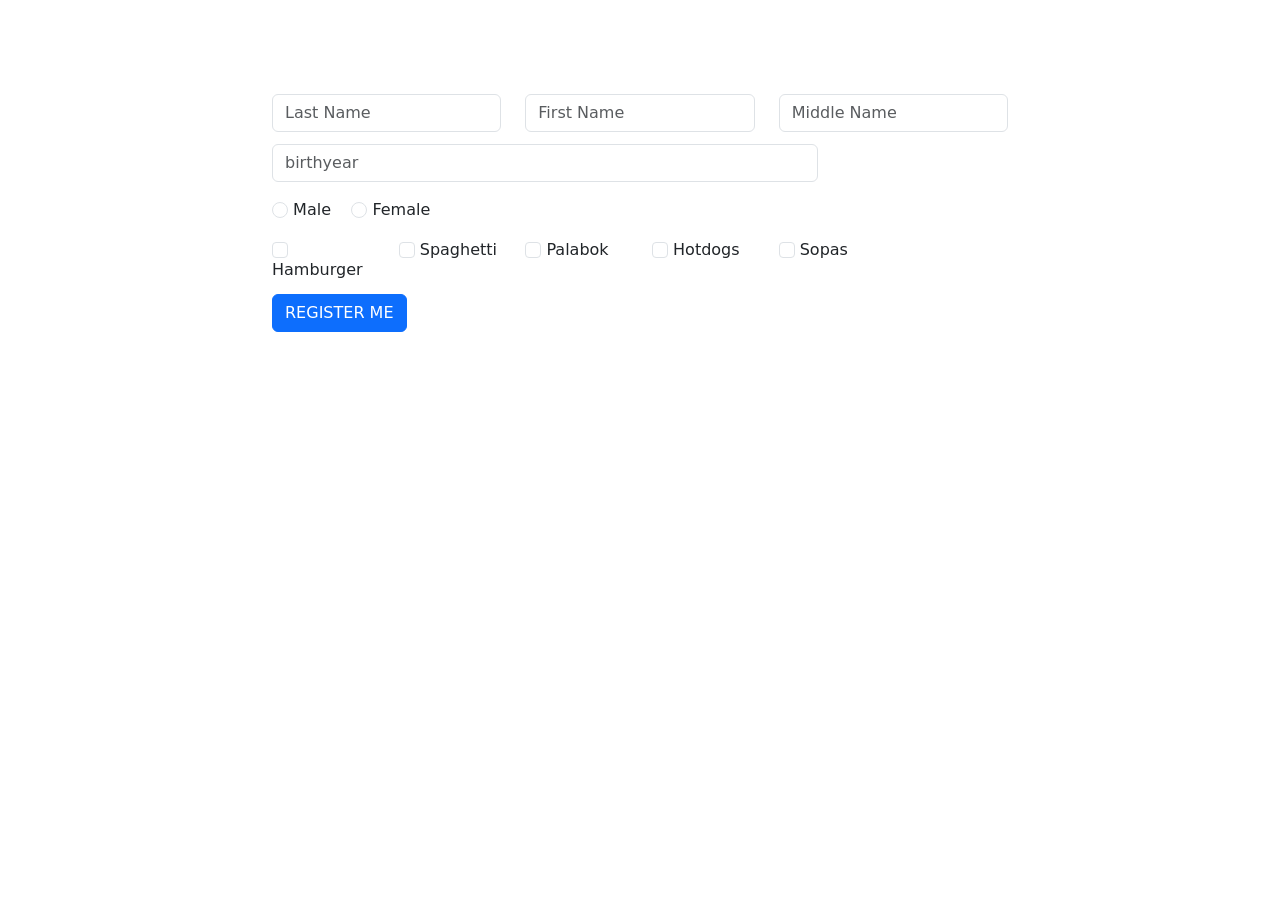
<file: Basics of JS/index.html>
<html>
    <head>
        <link rel="stylesheet" href="https://cdn.jsdelivr.net/npm/bootstrap@5.3.3/dist/css/bootstrap.min.css" integrity="sha384-QWTKZyjpPEjISv5WaRU9OFeRpok6YctnYmDr5pNlyT2bRjXh0JMhjY6hW+ALEwIH" crossorigin="anonymous">
        <style>
            div {
                padding-bottom: 2px;
                padding-top: 2px;
            }
        </style>
    </head>
    <body>
        <div class="container">
            <div class="row"><br></div>
            <div class="row"><br></div>
            <div class="row"><br></div>
            <div class="row">
                <div class="col-md-2">
                    <br>
                </div>
                <div class="col-md-8">
                    <div class="row">
                        <div class="col-sm-4">
                            <input type="text" class="form-control" placeholder="Last Name" id="lname">
                        </div>
                        <div class="col-sm-4">
                            <input type="text" class="form-control" placeholder="First Name" id="fname">
                        </div>
                        <div class="col-sm-4">
                            <input type="text" class="form-control" placeholder="Middle Name" id="mname">
                        </div>
                    </div>
                </div>
                <div class="col-md-2">
                    <br>
                </div>

                <div class="col-md-2">
                    <br>
                </div>
                <div class="col-md-8">
                    <div class="row">
                        <div class="col-sm-9">
                            <input type="text" class="form-control" id="birthyear" placeholder="birthyear" onkeyup="computeAge()">
                        </div>
                        <div class="col-sm-3">
                            <p id="age" class="text-primary fw-bold"></p>
                        </div>
                    </div>
                </div>
                <div class="col-md-2">
                    <br>
                </div>
            </div>

            <div class="row">
                <div class="col-md-2"><br></div>
                <div class="col-md-8">
                    <div class="row">
                        <div class="col-sm-12">
                            <input class="form-check-input gender" type="radio" value="Male" name="gender"> Male &nbsp;&nbsp;
                            <input class="form-check-input gender" type="radio" value="Female" name="gender"> Female &nbsp;&nbsp;             
                        </div>
                    </div>
                </div>
                <div class="col-md-2"><br></div>
            </div>

            <div class="row">
                <div class="col-md-2"></div>
                <div class="col-md-8">
                    <div class="row">
                        <div class="col-sm-2">
                            <input type="checkbox" class="form-check-input food" value="Hamburger"> Hamburger
                        </div>
                        <div class="col-sm-2">
                            <input type="checkbox" class="form-check-input food" value="Spaghetti"> Spaghetti
                        </div>
                        <div class="col-sm-2">
                            <input type="checkbox" class="form-check-input food" value="Palabok"> Palabok
                        </div>
                        <div class="col-sm-2">
                            <input type="checkbox" class="form-check-input food" value="Hotdogs"> Hotdogs
                        </div>
                        <div class="col-sm-2">
                            <input type="checkbox" class="form-check-input food" value="Sopas"> Sopas
                        </div>
                        <div class="col-sm-2"></div>
                    </div>
                </div>
                <div class="col-md-2"></div>
            </div>

            <div class="row">
                <div class="col-md-2"></div>
                <div class="col-md-8">
                    <button class="btn btn-primary" onclick="register()">REGISTER ME</button>
                </div>
                <div class="col-md-2"></div>
            </div>

            <div class="row"><br></div>
        </div>
    </body>
</html>

<script>
    // Declare a global variable for age

    let __age = 0;

    function computeAge() {
        // get user input for birthyear
        let birthyear = document.getElementById("birthyear").value;
        
        // use the public variable to store the computed age
        __age = 2026 - birthyear;

        document.getElementById("age").innerHTML = __age;
    }

    function register() {
        // get user input from name
        let fname = document.getElementById("fname").value;
        let mname = document.getElementById("mname").value;
        let lname = document.getElementById("lname").value;

        let full_name = fname + " " + mname + " " + lname;

        // determine selected radio button from the gender options
        let gender_group = document.getElementsByClassName("gender");
        let __gender = "";
        
        for (let i = 0; i < gender_group; i+=1) {
            // check if selected
            if (gender_group[i].checked) {
                __gender = gender_group[i].value;
                break;
            }
        }

        // get all selected foods from the checkboxes
        let food_selection = document.getElementsByClassName("food");
        let __food = "";

        // using forEach
        for (let food of food_selection) {
            if (food.checked) {
                __food += food.value + ", ";
            }
        }

        // display in an alert
        alert("Name: " + full_name + "\n" + 
             "Gender: " + __gender + "\n" +
             "Age: " + __age + "\n" + 
             "Favorite Food/s: " + __food
        );
    }

</script>
</file>
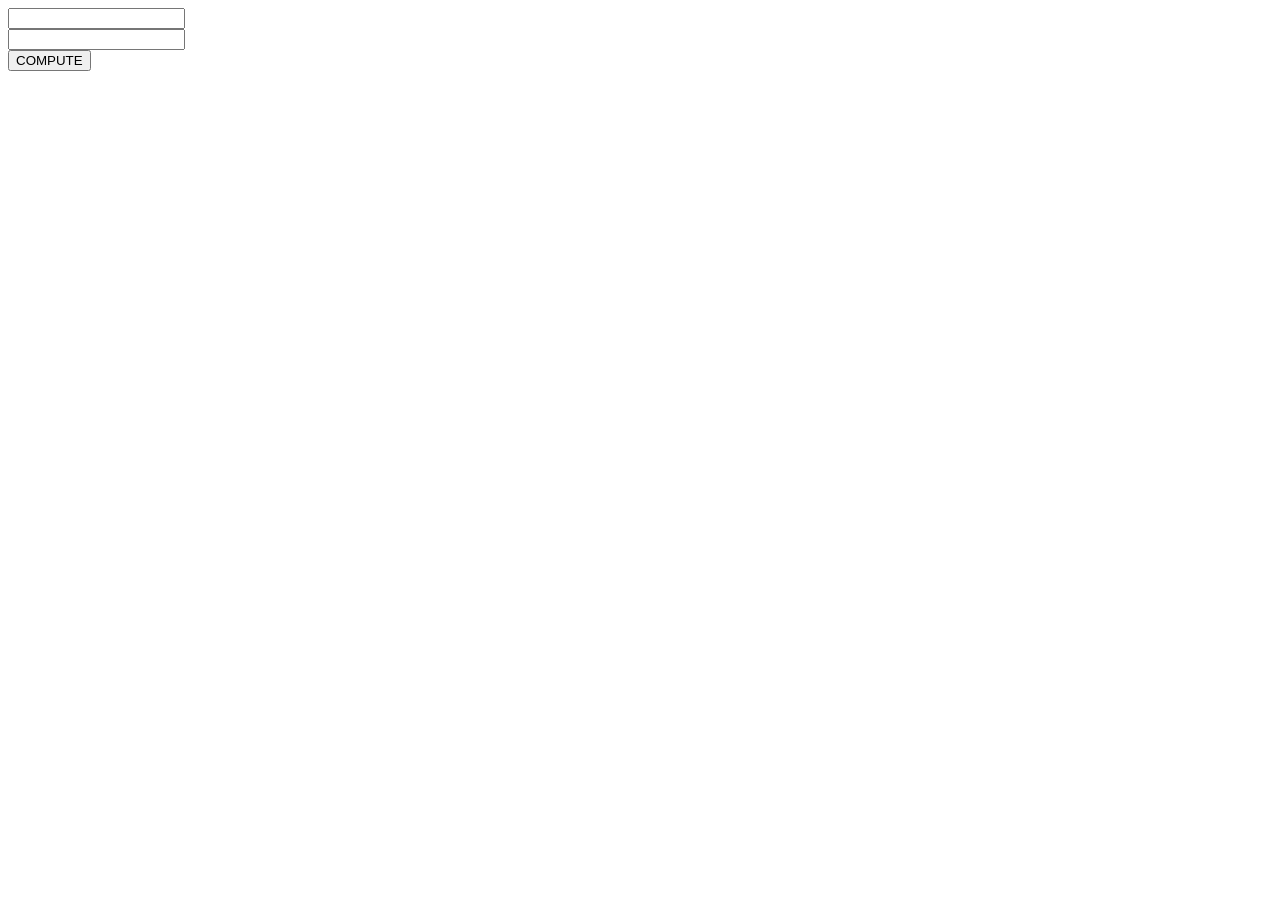
<file: Basics of JS/ExceptionHandling.html>
<html lang="en">
    <head>
        <meta charset="UTF-8">
        <meta name="viewport" content="width=device-width, initial-scale=1.0">
        <title>Exception Handling</title>

        <!-- 
            jquery is a javascript library
        -->
        
        <!-- bootstrap -->
        <script src="jquery-4.0.0.min.js"></script>
        <link rel="stylesheet" href="jquery.sweet-modal.min.css" />
        <script src="jquery.sweet-modal.min.js"></script>
    </head>
    <body>
        <input type="text" id="num1"/><br>
        <input type="text" id="num2"/><br>
        <button onclick="addNumbers()">COMPUTE</button>

        <p class="content"></p>
    </body>
</html>

<script>
    function addNumbers() {
        try {
            let num1 = $("#num1").val();
            let num2 = $("#num2").val();

            $(".content").html("This is from jquery method");

            let summ = parseInt(num1) / num2;

            let table = "<br><br><table border=1 style='border-collapse:collapse;width:100%'>" +
                "<thead> <th>No</th><th>Name</th> </thead>" +
                "<tbody>" +
                    "<tr><td>1</td><td>Kim</td></tr>"
                "</tbody></table>";
            $.sweetModal({
                content: table,
                icon: $.sweetModal.ICON_SUCCESS,
                title: 'Result',
                buttons: [
                    {
                        label: 'Continue',
                        classes: 'blueB'
                    },
                    {
                        label: 'Cancel',
                        classes: 'redB'
                    }
                ]
            });

        } catch (error) {
            if ((error+"").includes("ReferenceError")) {
                $.sweetModal({
                    content: error+"",
                    icon: $.sweetModal.ICON_ERROR,
                    title: 'An error occured'
                })
            }

            if ((error+"").includes("RangeError")) {
                alert ("Sobra ka na ng index.");
            }
        }
    }
</script>
</file>
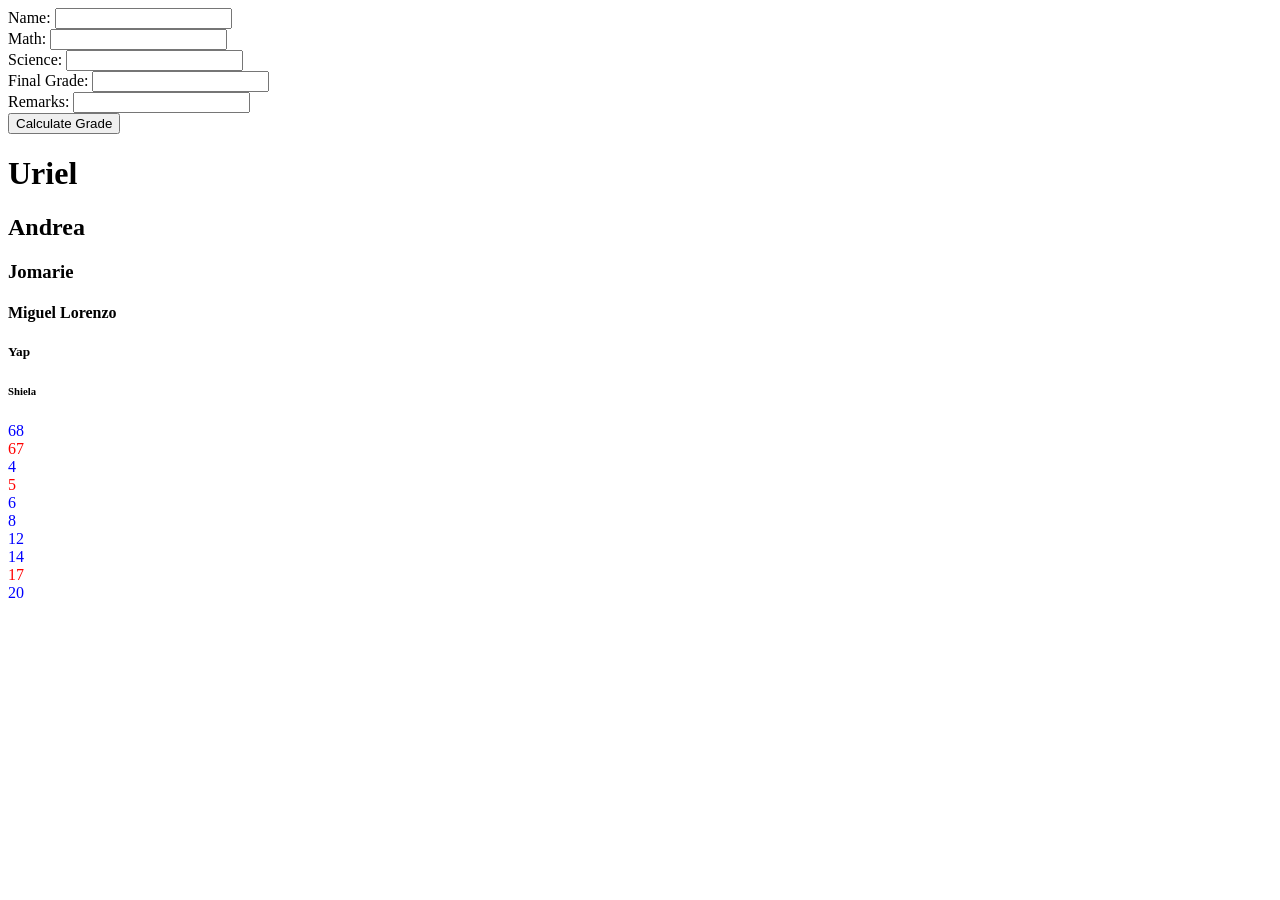
<file: Basics of JS/JSFunctions.html>
<html>
    <head>

    </head>
    <body>
        Name:
        <input type="text" id = "name"/> <br>
        Math:
        <input type="text" id = "math" /> <br>
        Science:
        <input type="text" id = "science" /> <br>
        Final Grade:
        <input type="text" id = "grade" /> <br>
        Remarks:
        <input type="text" id = "remark" /> <br>
        <button onclick="displayGrade()">Calculate Grade</button>
    </body>
</html>

<script>

    let __name;
    let __result;
    let __math, __science;

    let values = [1, 23, 24, 41, 22];

    let __sum = 0;
    for (let i = 0; i < values.length; i++) {
        __sum += values[i];
    }

    console.log(`The sum of the elements is ${__sum}`);

    let names = ["Uriel", "Andrea", "Jomarie", "Miguel Lorenzo", "Yap", "Shiela"];

    let h = 1;
    for (let i = 0; i < names.length; i++) {
        document.write(`<h${h}> ${names[i]} </h${h}>`);
        h++; // counter for header tag
    }


    let number = [68,67,4,5,6,8,12,14,17,20];

    for (let i = 0; i < number.length; i++) {
        let color = (number[i] % 2) == 0 ? "blue" : "red";
        document.write(`<span style='color:${color}'>${number[i]}</span><br>`);
    }

    function displayGrade() {
        __name = document.getElementById("name").value;
        __math = parseFloat(document.getElementById("math").value);
        __science = parseFloat(document.getElementById("science").value);

        let result = computeGrade(__math, __science);
        document.getElementById("grade").value = result;
        document.getElementById("remark").value = getRemark(result);
    }

    function computeGrade(math, science) {
        return (math+science) / 2;
    }

    function getRemark(result) {
        return result >= 74.5 ? "Passed" : "Failed";
    }
</script>
</file>
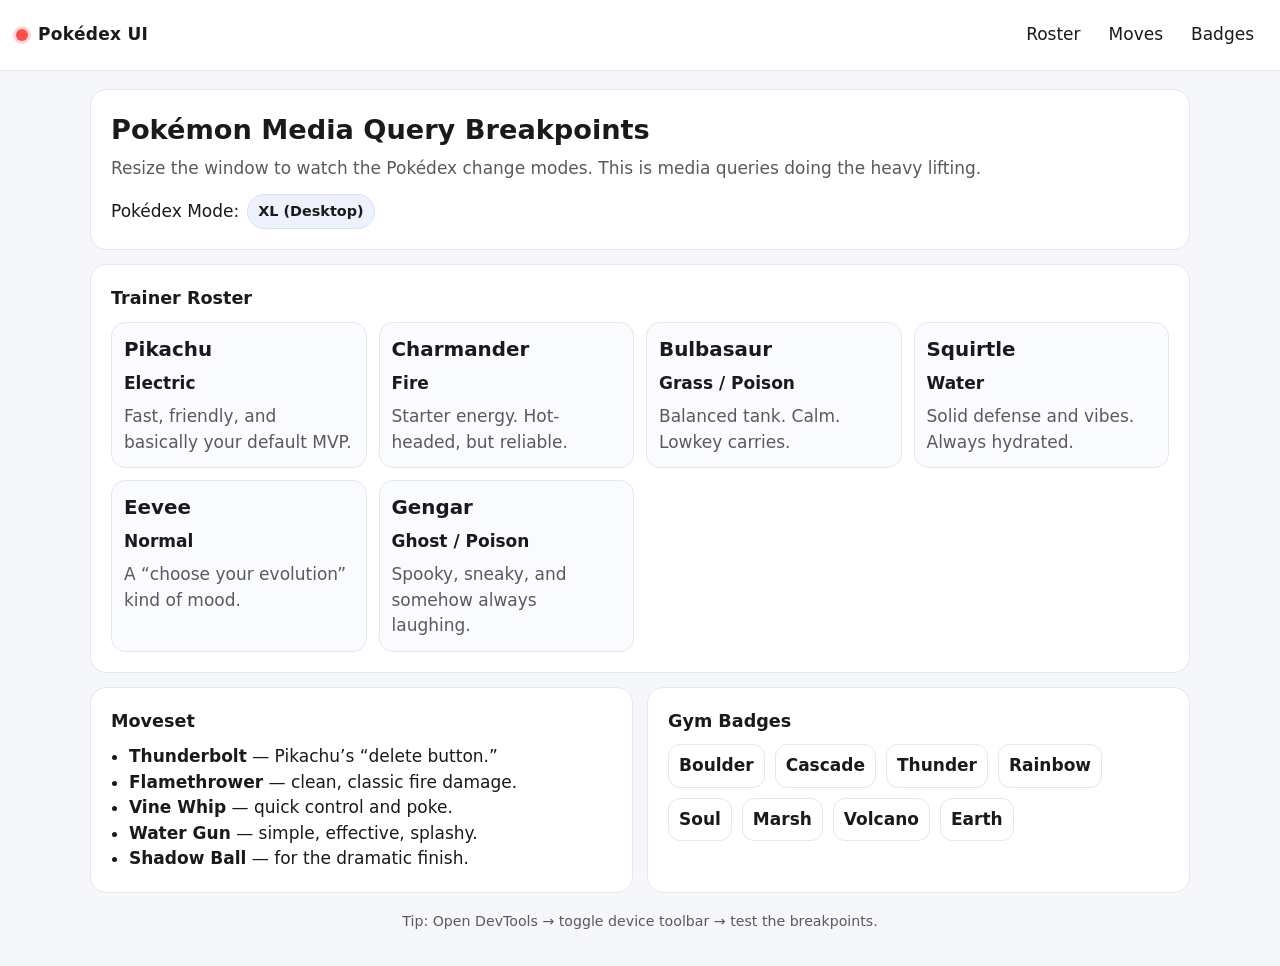
<file: Responsive Website/Breakpoint/Breakpoint-MediaQuery.html>
<html lang="en">
  <head>
    <meta charset="UTF-8" />
    <!-- Responsive requirement -->
    <meta name="viewport" content="width=device-width, initial-scale=1.0" />

    <title>Media Query</title>
    <link rel="stylesheet" href="breakpoint.css" />
  </head>

  <body>
    <header class="topbar">
      <div class="logo">
        <span class="dot"></span>
        Pokédex UI
      </div>

      <!-- Visible on small screens, hidden on larger screens -->
      <button class="menu-btn" type="button" aria-label="Open menu">☰</button>

      <!-- Hidden on small screens, visible on larger screens -->
      <nav class="nav">
        <a href="#roster">Roster</a>
        <a href="#moves">Moves</a>
        <a href="#badges">Badges</a>
      </nav>
    </header>

    <section class="hero">
      <h1>Pokémon Media Query Breakpoints</h1>
      <p>
        Resize the window to watch the Pokédex change modes. This is media queries doing the heavy lifting.
      </p>

      <div class="mode">
        Pokédex Mode:
        <span class="mode-pill mode-xs">XS (Mobile)</span>
        <span class="mode-pill mode-sm">SM (Wide Mobile)</span>
        <span class="mode-pill mode-md">MD (Tablet)</span>
        <span class="mode-pill mode-lg">LG (Laptop)</span>
        <span class="mode-pill mode-xl">XL (Desktop)</span>
      </div>
    </section>

    <main class="container">
      <!-- Roster cards change columns across breakpoints -->
      <section id="roster" class="panel">
        <h2>Trainer Roster</h2>
        <div class="grid">
          <article class="card">
            <h3>Pikachu</h3>
            <p class="type">Electric</p>
            <p class="desc">Fast, friendly, and basically your default MVP.</p>
          </article>

          <article class="card">
            <h3>Charmander</h3>
            <p class="type">Fire</p>
            <p class="desc">Starter energy. Hot-headed, but reliable.</p>
          </article>

          <article class="card">
            <h3>Bulbasaur</h3>
            <p class="type">Grass / Poison</p>
            <p class="desc">Balanced tank. Calm. Lowkey carries.</p>
          </article>

          <article class="card">
            <h3>Squirtle</h3>
            <p class="type">Water</p>
            <p class="desc">Solid defense and vibes. Always hydrated.</p>
          </article>

          <article class="card">
            <h3>Eevee</h3>
            <p class="type">Normal</p>
            <p class="desc">A “choose your evolution” kind of mood.</p>
          </article>

          <article class="card">
            <h3>Gengar</h3>
            <p class="type">Ghost / Poison</p>
            <p class="desc">Spooky, sneaky, and somehow always laughing.</p>
          </article>
        </div>
      </section>

      <!-- Layout becomes 2 columns at tablet+ (breakpoint) -->
      <section class="split">
        <section id="moves" class="panel">
          <h2>Moveset</h2>
          <ul class="list">
            <li><strong>Thunderbolt</strong> — Pikachu’s “delete button.”</li>
            <li><strong>Flamethrower</strong> — clean, classic fire damage.</li>
            <li><strong>Vine Whip</strong> — quick control and poke.</li>
            <li><strong>Water Gun</strong> — simple, effective, splashy.</li>
            <li><strong>Shadow Ball</strong> — for the dramatic finish.</li>
          </ul>
        </section>

        <section id="badges" class="panel">
          <h2>Gym Badges</h2>
          <div class="badges">
            <span class="badge">Boulder</span>
            <span class="badge">Cascade</span>
            <span class="badge">Thunder</span>
            <span class="badge">Rainbow</span>
            <span class="badge">Soul</span>
            <span class="badge">Marsh</span>
            <span class="badge">Volcano</span>
            <span class="badge">Earth</span>
          </div>
        </section>
      </section>

      <footer class="footer">
        <small>Tip: Open DevTools → toggle device toolbar → test the breakpoints.</small>
      </footer>
    </main>
  </body>
</html>
</file>
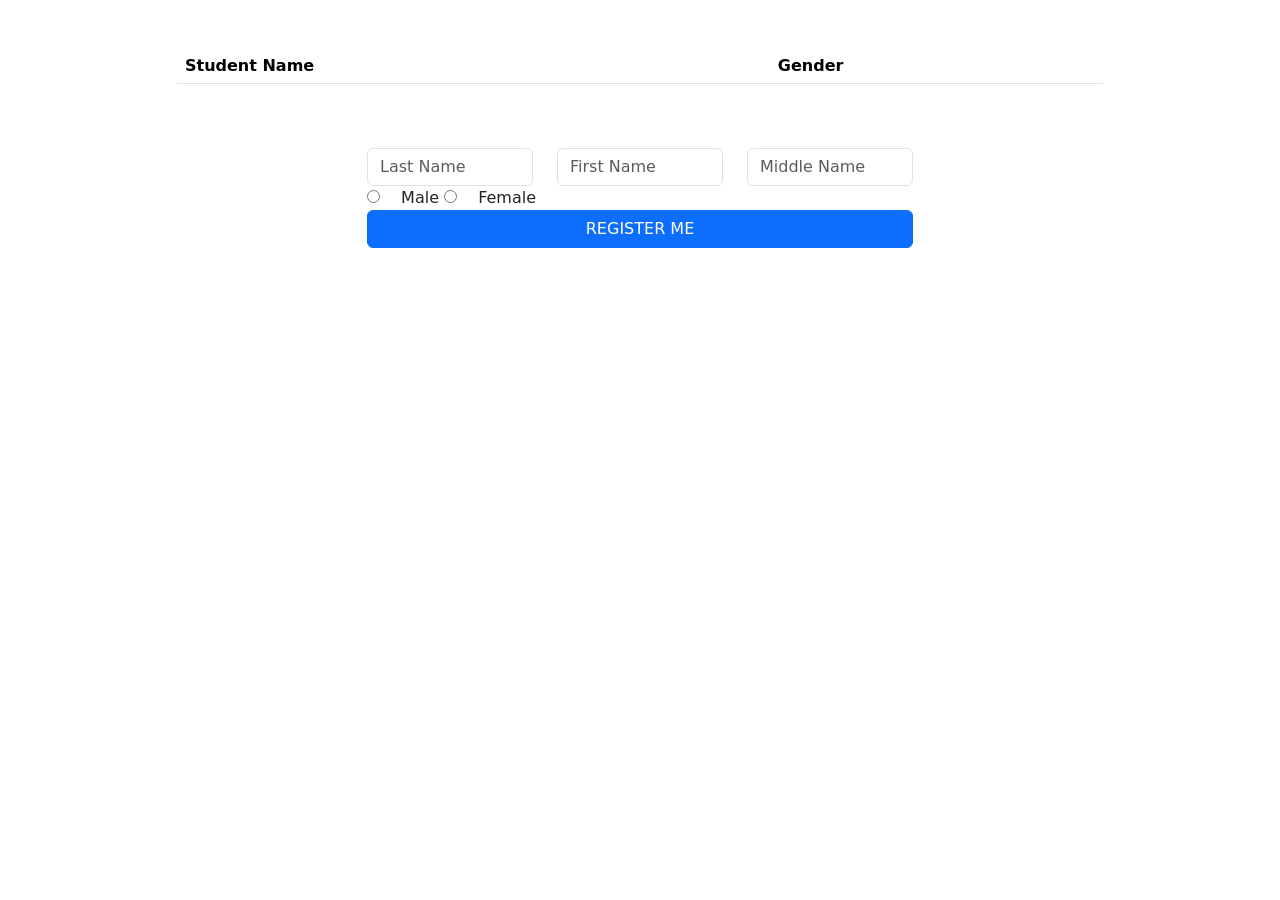
<file: Responsive Website/CSS Grid/ResponsiveSite-demo.html>
<html>
    <head>
        <!-- mobile-first design -->
         <meta name="viewport" content="width=device-width, initial-scale = 1.0">    
        <!-- this tag is used to connect an external file (css) -->
         <link href="https://cdn.jsdelivr.net/npm/bootstrap@5.3.8/dist/css/bootstrap.min.css" rel="stylesheet" integrity="sha384-sRIl4kxILFvY47J16cr9ZwB07vP4J8+LH7qKQnuqkuIAvNWLzeN8tE5YBujZqJLB" crossorigin="anonymous">
    </head>
    <body>
        <br><br>
        <div class="container">
            <div class="row">
                <div class="col-md-1">&nbsp;</div>
                <div class="col-md-10">
                    <table class="table table-hover">
                        <thead>
                            <th>Student Name</th>
                            <th>Gender</th>
                        </thead>
                        <tbody id="users">
                        </tbody>
                    </table>
                </div>
                <div class="col-md-1">&nbsp;</div>
            </div>
            <div class="row"><br><br></div>
            <div class="row">
                <div class="col-md-3">
                    &nbsp;
                </div>
                <div class="col-md-6">
                   <div class="row">
                        <div class="col-sm-4">
                            <input id="lname" class="form-control" type="text" placeholder="Last Name"/>
                        </div>
                        
                        <div class="col-sm-4">
                            <input id="fname" class="form-control" type="text" placeholder="First Name"/>
                        </div>
                        
                        <div class="col-sm-4">
                            <input id="mname" class="form-control" type="text" placeholder="Middle Name"/>
                        </div>
                   </div>
                </div>
                <div class="col-md-3">
                    &nbsp;
                </div>
            </div>
            <div class="row">
                <div class="col-md-3">&nbsp;</div>
                <div class="col-md-6">
                    <input class="form-check-inline gender" type="radio" name="gender" value="Male"> Male
                    <input class="form-check-inline gender" type="radio" name="gender" value="Female"> Female
                </div>
                <div class="col-md-3">&nbsp;</div>
            </div>
            <div class="row">
                <div class="col-md-3"></div>
                <div class="col-md-6">
                    <button class="btn btn-primary" onclick="greetUser()" style="width: 100%">REGISTER ME</button>
                </div>
                <div class="col-md-3"></div>
            </div>
        </div>
    </body>
</html>

<!-- javscript -->
 <script>
    /*
     let num1 = 12;
     let num2 = 13;
     let sum = num1 + num2;

     for (let i = 1; i <= 6; i++) {
        document.write("<h"+i+"> This is header tag </h"+i+">")
        if (i == 4) {
            break;
        }
     } */

     function greetUser() {
        let fname = document.getElementById("fname").value;
        let mname = document.getElementById("mname").value;
        let lname = document.getElementById("lname").value;

        let __fullnName = fname + " " + mname + " " + lname;

        // array of objects
        let gender = document.getElementsByClassName("gender");

        let __gender = "";
        for (let i = 0; i < gender.length; i++) {
            if (gender[i].checked) {
                __gender = gender[i].value;
                break;
            }
        }

        let row = "<tr>"
            + "<td>" + __fullnName + "</td>"
            + "<td>" + __gender + "</td>"
            + "</tr>";

            // inooverwrite yung laman ng tag na tinatawag natin
        document.getElementById("users").innerHTML = row;
        /*
'            lahat ng value na galing sa input type text ay
            considered string
            so, kapag ang value po ay number
            kailangan i-parse yung value papunta sa data type nya

            parseInt()
        */
     }
 </script>
</file>
<file: Responsive Website/Breakpoint/breakpoint.css>
/* ========== Base (Mobile-first / XS) ========== */
* { box-sizing: border-box; }

:root {
  --bg: #f6f7fb;
  --card: #ffffff;
  --line: #e5e7ef;
  --text: #1a1a1a;
  --muted: #5a5a5a;
  --pill: #eef2ff;
}

body {
  margin: 0;
  font-family: system-ui, Arial, sans-serif;
  line-height: 1.5;
  background: var(--bg);
  color: var(--text);
}

a { color: inherit; text-decoration: none; }

/* Topbar */
.topbar {
  display: flex;
  align-items: center;
  justify-content: space-between;
  gap: 12px;
  padding: 14px 16px;
  background: white;
  border-bottom: 1px solid var(--line);
  position: sticky;
  top: 0;
}

.logo {
  font-weight: 800;
  display: flex;
  align-items: center;
  gap: 10px;
  letter-spacing: 0.3px;
}

.logo .dot {
  width: 12px;
  height: 12px;
  border-radius: 999px;
  background: #ff4d4d;
  display: inline-block;
  box-shadow: 0 0 0 3px #ffd6d6;
}

/* Mobile nav behavior: menu button visible, nav hidden */
.menu-btn {
  border: 1px solid var(--line);
  background: white;
  padding: 8px 12px;
  border-radius: 12px;
  font: inherit;
  cursor: pointer;
}

.nav { display: none; }
.nav a {
  padding: 8px 10px;
  border-radius: 10px;
}
.nav a:hover { background: #f2f4ff; }

/* Hero */
.hero {
  width: min(1100px, 92%);
  margin: 18px auto 10px;
  background: white;
  border: 1px solid var(--line);
  border-radius: 16px;
  padding: 16px;
}

.hero h1 {
  margin: 0 0 6px 0;
  font-size: 1.25rem;
}

.hero p {
  margin: 0 0 12px 0;
  color: var(--muted);
}

.mode {
  display: flex;
  flex-wrap: wrap;
  gap: 8px;
  align-items: center;
}

.mode-pill {
  display: none; /* only one shows depending on breakpoint */
  padding: 6px 10px;
  border-radius: 999px;
  background: var(--pill);
  border: 1px solid #d9ddff;
  font-weight: 600;
  font-size: 0.9rem;
}

/* show XS label by default */
.mode-xs { display: inline-flex; }

/* Container + Panels */
.container {
  width: min(1100px, 92%);
  margin: 0 auto 28px;
}

.panel {
  background: var(--card);
  border: 1px solid var(--line);
  border-radius: 16px;
  padding: 16px;
  margin-top: 14px;
}

.panel h2 {
  margin: 0 0 10px 0;
  font-size: 1.1rem;
}

/* Roster grid: 1 column on XS */
.grid {
  display: grid;
  grid-template-columns: 1fr;
  gap: 12px;
}

.card {
  border: 1px solid var(--line);
  border-radius: 14px;
  padding: 12px;
  background: #fafbff;
}

.card h3 { margin: 0 0 6px 0; }
.type { margin: 0; font-weight: 700; }
.desc { margin: 8px 0 0 0; color: var(--muted); }

/* Split section: stacked on XS */
.split {
  display: grid;
  grid-template-columns: 1fr;
  gap: 14px;
}

.list {
  margin: 0;
  padding-left: 18px;
}

.badges {
  display: flex;
  flex-wrap: wrap;
  gap: 10px;
}

.badge {
  padding: 8px 10px;
  border-radius: 12px;
  border: 1px solid var(--line);
  background: white;
  font-weight: 600;
}

.footer {
  text-align: center;
  color: var(--muted);
  padding: 18px 0 6px;
}

/* ========== SM breakpoint (≥600px) ========== */
@media screen and (min-width: 600px) {
  /* show SM label instead of XS */
  .mode-xs { display: none; }
  .mode-sm { display: inline-flex; }

  /* roster becomes 2 columns */
  .grid {
    grid-template-columns: 1fr 1fr;
  }

  /* slightly larger hero title */
  .hero h1 {
    font-size: 1.45rem;
  }
}

/* ========== MD breakpoint (≥768px) ========== */
@media screen and (min-width: 768px) {
  .mode-sm { display: none; }
  .mode-md { display: inline-flex; }

  /* nav appears, menu button disappears (classic responsive header) */
  .menu-btn { display: none; }
  .nav { display: flex; gap: 8px; }

  /* roster becomes 3 columns */
  .grid {
    grid-template-columns: 1fr 1fr 1fr;
  }

  /* split becomes 2 columns */
  .split {
    grid-template-columns: 1fr 1fr;
  }
}

/* ========== LG breakpoint (≥1024px) ========== */
@media screen and (min-width: 1024px) {
  .mode-md { display: none; }
  .mode-lg { display: inline-flex; }

  /* more breathing room */
  .hero, .panel { padding: 20px; }

  /* roster becomes 4 columns */
  .grid {
    grid-template-columns: 1fr 1fr 1fr 1fr;
  }

  .hero h1 {
    font-size: 1.7rem;
  }
}

/* ========== XL breakpoint (≥1280px) ========== */
@media screen and (min-width: 1280px) {
  .mode-lg { display: none; }
  .mode-xl { display: inline-flex; }

  /* slightly larger max width feel via typography changes (still same container) */
  body { font-size: 17px; }
}
</file>
